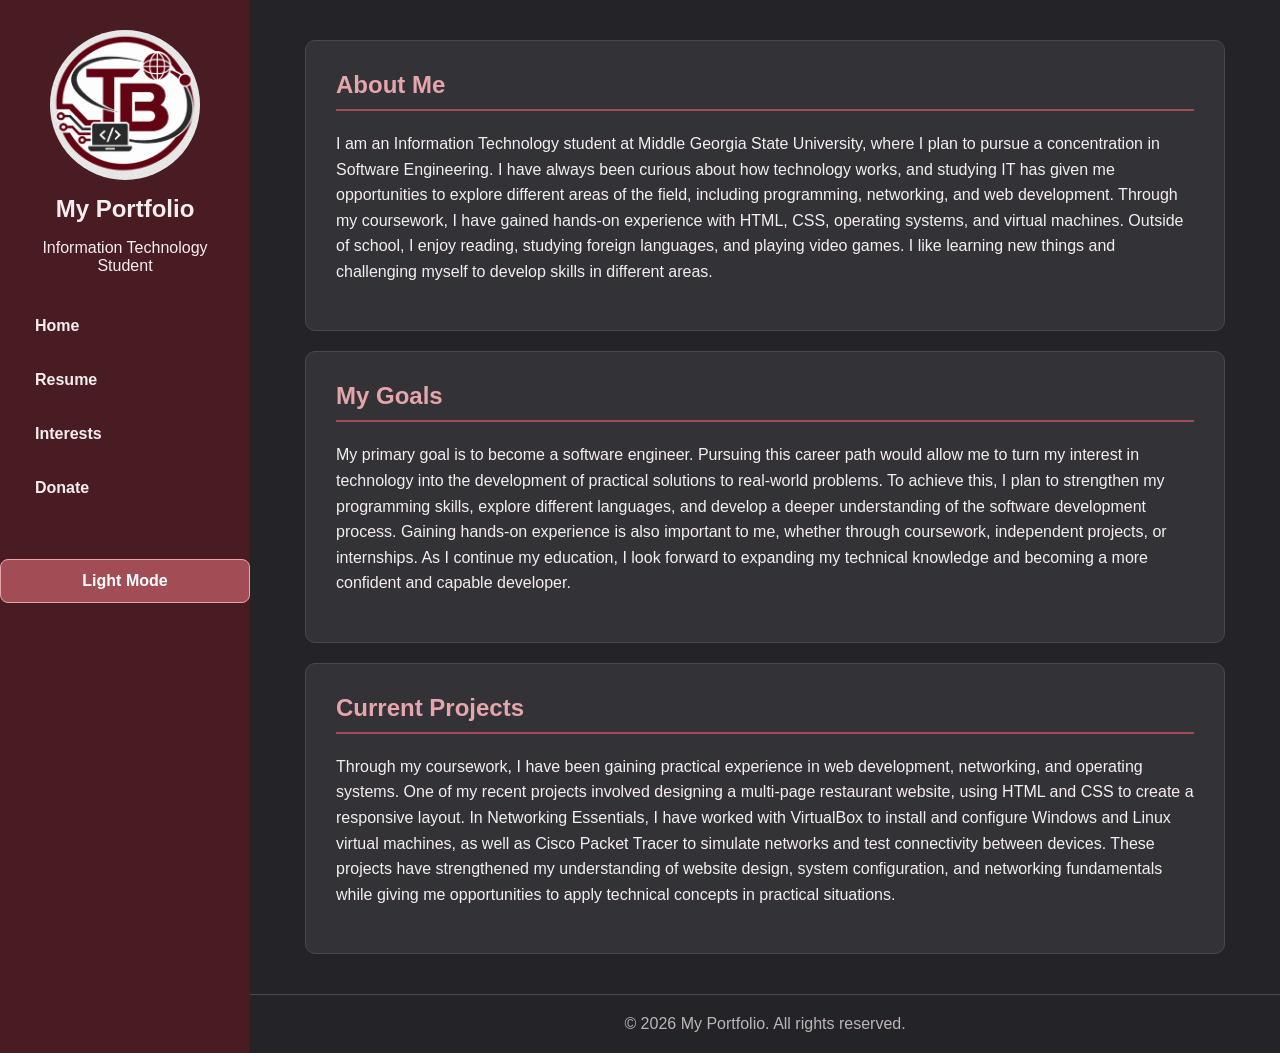
<file: index.html>
<!-- index.html -->
<!doctype html>
<html lang="en">
    <head>
        <meta charset="UTF-8">
        <meta name="viewport" content="width=device-width, initial-scale=1.0">
        <title>My Portfolio - Home</title>
        <link href="style.css" rel="stylesheet">
    </head>
    <body>
        <div class="page-layout">
            <aside class="sidebar">
            <header>
                <img src="img/red-tb-logo.png"
                    alt="TB portfolio logo featuring coding and networking symbols"
                    class="portfolio-logo">
                <h1>My Portfolio</h1>
                <p>Information Technology Student</p>
            </header>

                <nav>
                    <ul>
                        <li><a href="index.html">Home</a></li>
                        <li><a href="resume.htm">Resume</a></li>
                        <li><a href="interests.htm">Interests</a></li>
                        <li><a href="donate.htm">Donate</a></li>
                    </ul>
                </nav>
                <button type="button" id="theme-toggle">
                    Light Mode
                </button>
            </aside>
            <main>
                <section>
                    <h2>About Me</h2>
                    <p>
                        I am an Information Technology student at Middle Georgia State University, 
                        where I plan to pursue a concentration in Software Engineering. I have always 
                        been curious about how technology works, and studying IT has given me opportunities 
                        to explore different areas of the field, including programming, networking, and web 
                        development. Through my coursework, I have gained hands-on experience with HTML, CSS, 
                        operating systems, and virtual machines. Outside of school, I enjoy reading, studying 
                        foreign languages, and playing video games. I like learning new things and challenging 
                        myself to develop skills in different areas.
                    </p>
                </section>

                <section>
                    <h2>My Goals</h2>
                    <p>
                        My primary goal is to become a software engineer. Pursuing this career path would allow 
                        me to turn my interest in technology into the development of practical solutions to real-world 
                        problems. To achieve this, I plan to strengthen my programming skills, explore different languages, 
                        and develop a deeper understanding of the software development process. Gaining hands-on experience 
                        is also important to me, whether through coursework, independent projects, or internships. As I 
                        continue my education, I look forward to expanding my technical knowledge and becoming a more 
                        confident and capable developer.
                    </p>
                </section>

                <section>
                    <h2>Current Projects</h2>
                    <p>
                        Through my coursework, I have been gaining practical experience in web development, networking, and 
                        operating systems. One of my recent projects involved designing a multi-page restaurant website, using 
                        HTML and CSS to create a responsive layout. In Networking Essentials, I have worked with VirtualBox to 
                        install and configure Windows and Linux virtual machines, as well as Cisco Packet Tracer to simulate 
                        networks and test connectivity between devices. These projects have strengthened my understanding of 
                        website design, system configuration, and networking fundamentals while giving me opportunities to 
                        apply technical concepts in practical situations.
                    </p>
                </section>
            </main>
            <footer>
                <p>&copy; 2026 My Portfolio. All rights reserved.</p>
            </footer>
        </div>
        <script src="script.js" defer></script>
    </body>
</html>
</file>
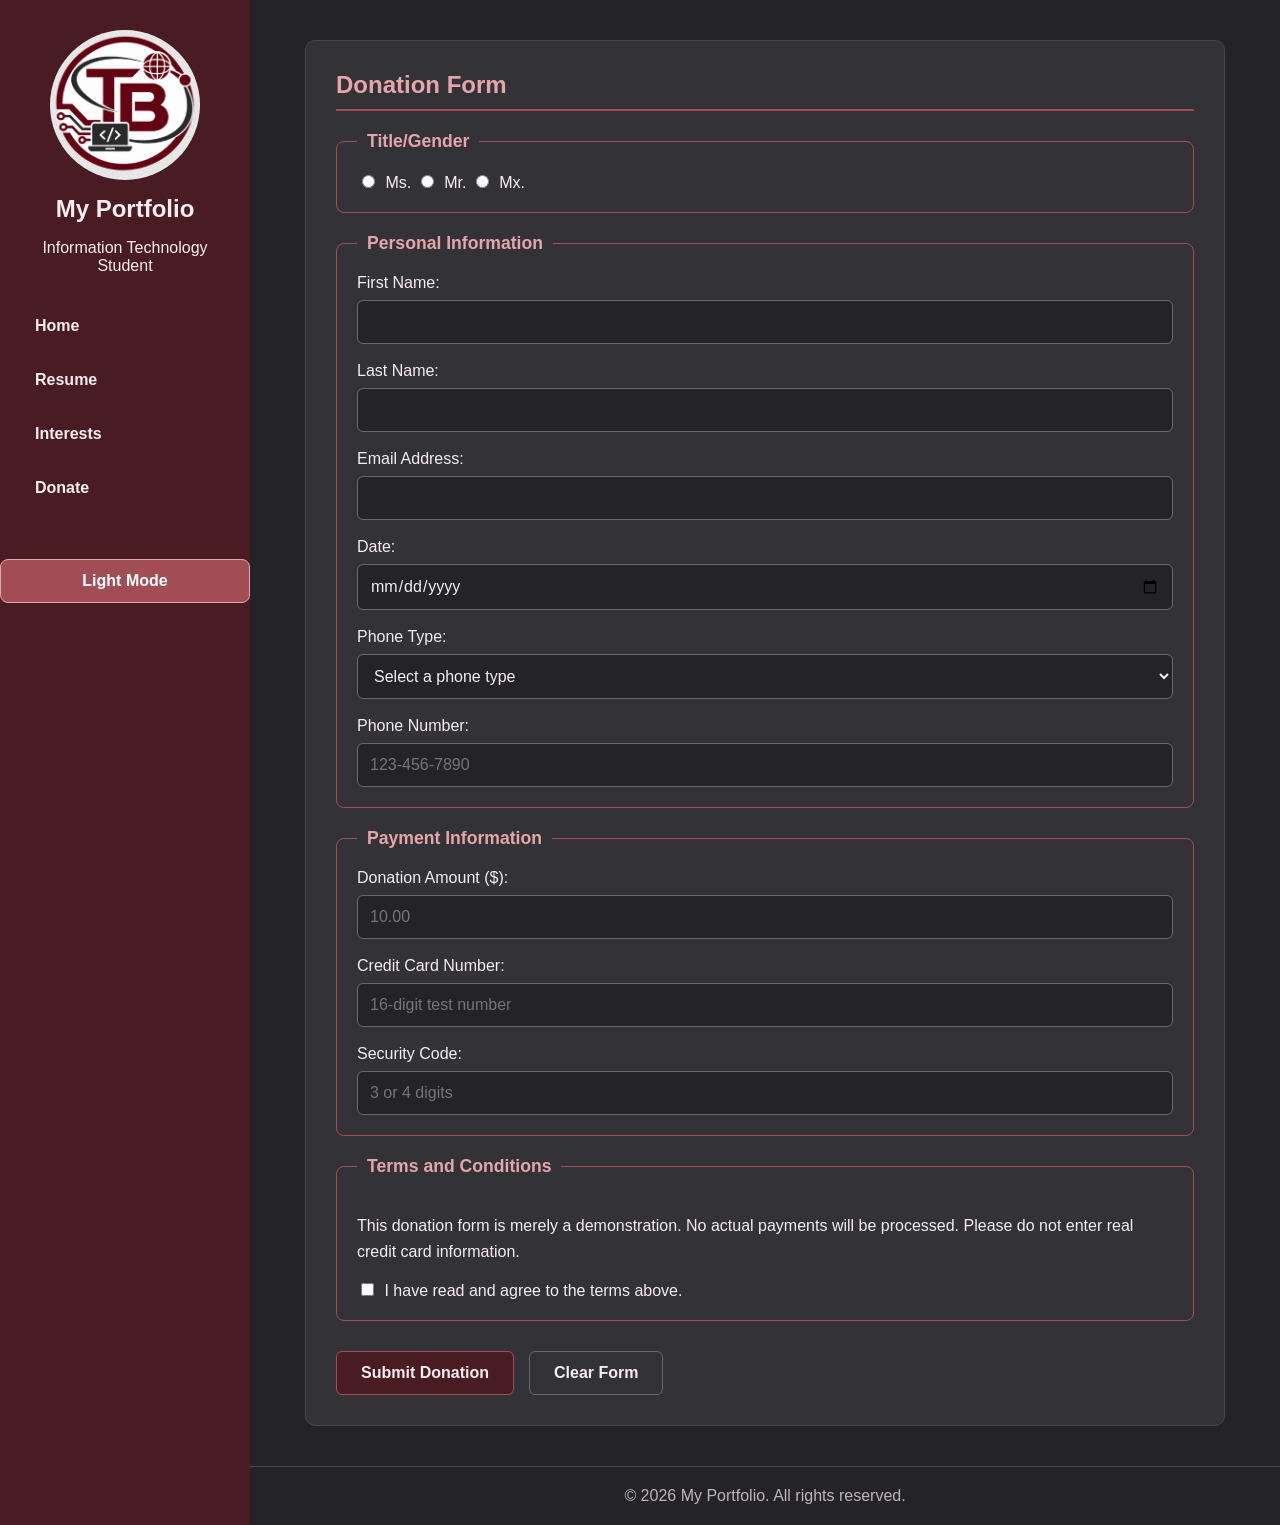
<file: donate.htm>
<!-- donate.htm -->
<!doctype html>
<html lang="en">
    <head>
        <meta charset="UTF-8">
        <meta name="viewport" content="width=device-width, initial-scale=1.0">
        <title>My Portfolio - Donate</title>
        <link href="style.css" rel="stylesheet">
    </head>
    <body>
        <div class="page-layout">
            <aside class="sidebar">
            <header>
                <img src="img/red-tb-logo.png"
                    alt="TB portfolio logo featuring coding and networking symbols"
                    class="portfolio-logo">
                <h1>My Portfolio</h1>
                <p>Information Technology Student</p>
            </header>

                <nav>
                    <ul>
                        <li><a href="index.html">Home</a></li>
                        <li><a href="resume.htm">Resume</a></li>
                        <li><a href="interests.htm">Interests</a></li>
                        <li><a href="donate.htm">Donate</a></li>
                    </ul>
                </nav>
                <button type="button" id="theme-toggle">
                    Light Mode
                </button>
            </aside>
            <main class="donate-content">
                <section>
                    <h2>Donation Form</h2>
                    <form id="donation-form" onsubmit="return false;">
                        <fieldset>
                            <legend>Title/Gender</legend>

                            <div class="form-group">
                                <input type="radio" id="ms" name="title" value="Ms" required>
                                <label for="mr">Ms.</label>

                                <input type="radio" id="mr" name="title" value="Mr">
                                <label for="mr">Mr.</label>

                                <input type="radio" id="mx" name="title" value="Mx.">
                                <label for="mx">Mx.</label>
                            </div>
                        </fieldset>

                        <fieldset>
                            <legend>Personal Information</legend>
                            <div class="form-group">
                                <label for="first-name">First Name:</label>
                                <input type="text" id="first-name" name="first-name" required maxlength="50">
                            </div>
                            <div class="form-group">
                                <label for="last-name">Last Name:</label>
                                <input type="text" id="last-name" name="last-name" required maxlength="50">
                            </div>
                            <div class="form-group">
                                <label for="email">Email Address:</label>
                                <input type="email" id="email" name="email" required maxlength="100">
                            </div>
                            <div class="form-group">
                                <label for="donation-date">Date:</label>
                                <input type="date" id="donation-date" name="donation-date" required>
                            </div>
                            <div class="form-group">
                                <label for="phone-type">Phone Type:</label>
                                <select id="phone-type" name="phone-type" required>
                                    <option value="">Select a phone type</option>
                                    <option value="mobile">Mobile</option>
                                    <option value="home">Home</option>
                                    <option value="work">Work</option>
                                </select>
                            </div>
                            <div class="form-group">
                                <label for="phone-number">Phone Number:</label>
                                <input type="tel" id="phone-number" name="phone-number"
                                    placeholder="123-456-7890"
                                    pattern="[0-9]{3}-[0-9]{3}-[0-9]{4}"
                                    title="Enter a phone number in the format 123-456-7890" required>
                            </div>
                        </fieldset>

                        <fieldset>
                            <legend>Payment Information</legend>
                            <div class="form-group">
                                <label for="donation-amount">Donation Amount ($):</label>
                                <input type="number" id="donation-amount" name="donation-amount"
                                    min="1" max="1000" step="0.01" placeholder="10.00" required>
                            </div>
                            <div class="form-group">
                                <label for="card-number">Credit Card Number:</label>
                                <input type="text" id="card-number" name="card-number"
                                    inputmode="numeric" pattern="[0-9]{16}" maxlength="16" placeholder="16-digit test number"
                                    autocomplete="off" required>
                            </div>
                            <div class="form-group">
                                <label for="security-code">Security Code:</label>
                                <input type="text" id="security-code" name="security-code"
                                    inputmode="numeric" pattern="[0-9]{3,4}" maxlength="4" placeholder="3 or 4 digits"
                                    autocomplete="off" required>
                            </div>
                        </fieldset>

                        <fieldset>
                            <legend>Terms and Conditions</legend>

                            <p>This donation form is merely a demonstration. No actual payments will be processed.
                                Please do not enter real credit card information.</p>

                            <div class="form-group">
                                <input type="checkbox" id="agree-terms"
                                    name="agree-terms" value="yes" required>
                                <label for="agree-terms">
                                    I have read and agree to the terms above.
                                </label>
                            </div>
                        </fieldset>

                        <div class="form-buttons">
                            <button type="submit">Submit Donation</button>
                            <button type="reset">Clear Form</button>
                        </div>
                    </form>
                </section>
            </main>
            <footer>
                <p>&copy; 2026 My Portfolio. All rights reserved.</p>
            </footer>
        </div>
        <script src="script.js" defer></script>
    </body>
</html>
</file>
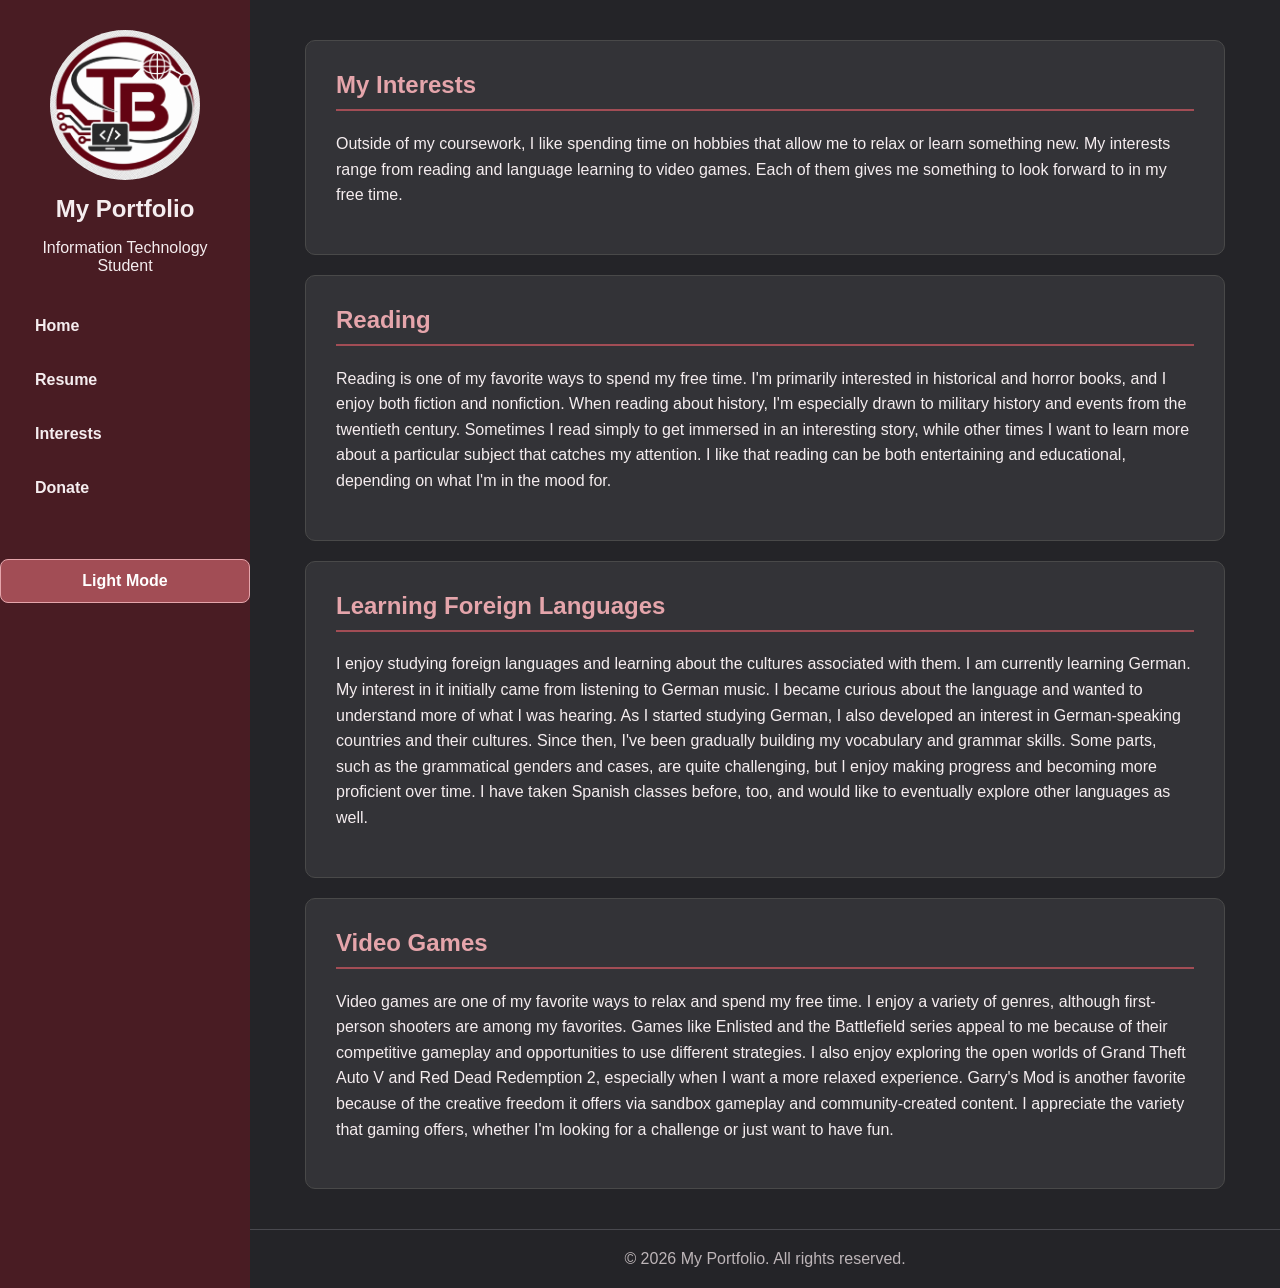
<file: interests.htm>
<!-- interests.htm -->
<!doctype html>
<html lang="en">
    <head>
        <meta charset="UTF-8">
        <meta name="viewport" content="width=device-width, initial-scale=1.0">
        <title>My Portfolio - Interests</title>
        <link href="style.css" rel="stylesheet">
    </head>
    <body>
        <div class="page-layout">
            <aside class="sidebar">
                <header>
                    <img src="img/red-tb-logo.png"
                        alt="TB portfolio logo featuring coding and networking symbols"
                        class="portfolio-logo">
                    <h1>My Portfolio</h1>
                    <p>Information Technology Student</p>
                </header>

                <nav>
                    <ul>
                    <li><a href="index.html">Home</a></li>
                        <li><a href="resume.htm">Resume</a></li>
                        <li><a href="interests.htm">Interests</a></li>
                        <li><a href="donate.htm">Donate</a></li>
                    </ul>
                </nav>
                <button type="button" id="theme-toggle">
                    Light Mode
                </button>
            </aside>

            <main class="interests-content">
                <section>
                    <h2>My Interests</h2>
                    <p>
                        Outside of my coursework, I like spending time on hobbies that allow me to relax
                        or learn something new. My interests range from reading and language learning to
                        video games. Each of them gives me something to look forward to in my free time.
                    </p>
                </section>

                <section>
                    <h2>Reading</h2>
                    <p>
                        Reading is one of my favorite ways to spend my free time. I'm primarily interested
                        in historical and horror books, and I enjoy both fiction and nonfiction. When reading
                        about history, I'm especially drawn to military history and events from the twentieth
                        century. Sometimes I read simply to get immersed in an interesting story, while other
                        times I want to learn more about a particular subject that catches my attention. I like
                        that reading can be both entertaining and educational, depending on what I'm in the mood for.
                    </p>
                </section>
                <section>
                    <h2>Learning Foreign Languages</h2>
                    <p>
                        I enjoy studying foreign languages and learning about the cultures associated with them.
                        I am currently learning German. My interest in it initially came from listening to German
                        music. I became curious about the language and wanted to understand more of what I was hearing.
                        As I started studying German, I also developed an interest in German-speaking countries and
                        their cultures. Since then, I've been gradually building my vocabulary and grammar skills. Some
                        parts, such as the grammatical genders and cases, are quite challenging, but I enjoy making progress
                        and becoming more proficient over time. I have taken Spanish classes before, too, and would like to
                        eventually explore other languages as well.
                    </p>
                </section>
                <section>
                    <h2>Video Games</h2>
                    <p>
                        Video games are one of my favorite ways to relax and spend my free time. I enjoy a variety of genres,
                        although first-person shooters are among my favorites. Games like Enlisted and the Battlefield series
                        appeal to me because of their competitive gameplay and opportunities to use different strategies. I also
                        enjoy exploring the open worlds of Grand Theft Auto V and Red Dead Redemption 2, especially when I want a
                        more relaxed experience. Garry's Mod is another favorite because of the creative freedom it offers via
                        sandbox gameplay and community-created content. I appreciate the variety that gaming offers, whether I'm
                        looking for a challenge or just want to have fun.
                    </p>
                </section>
            </main>

            <footer>
                <p>&copy; 2026 My Portfolio. All rights reserved.</p>
            </footer>
        </div>
        <script src="script.js" defer></script>
    </body>
</html>
</file>
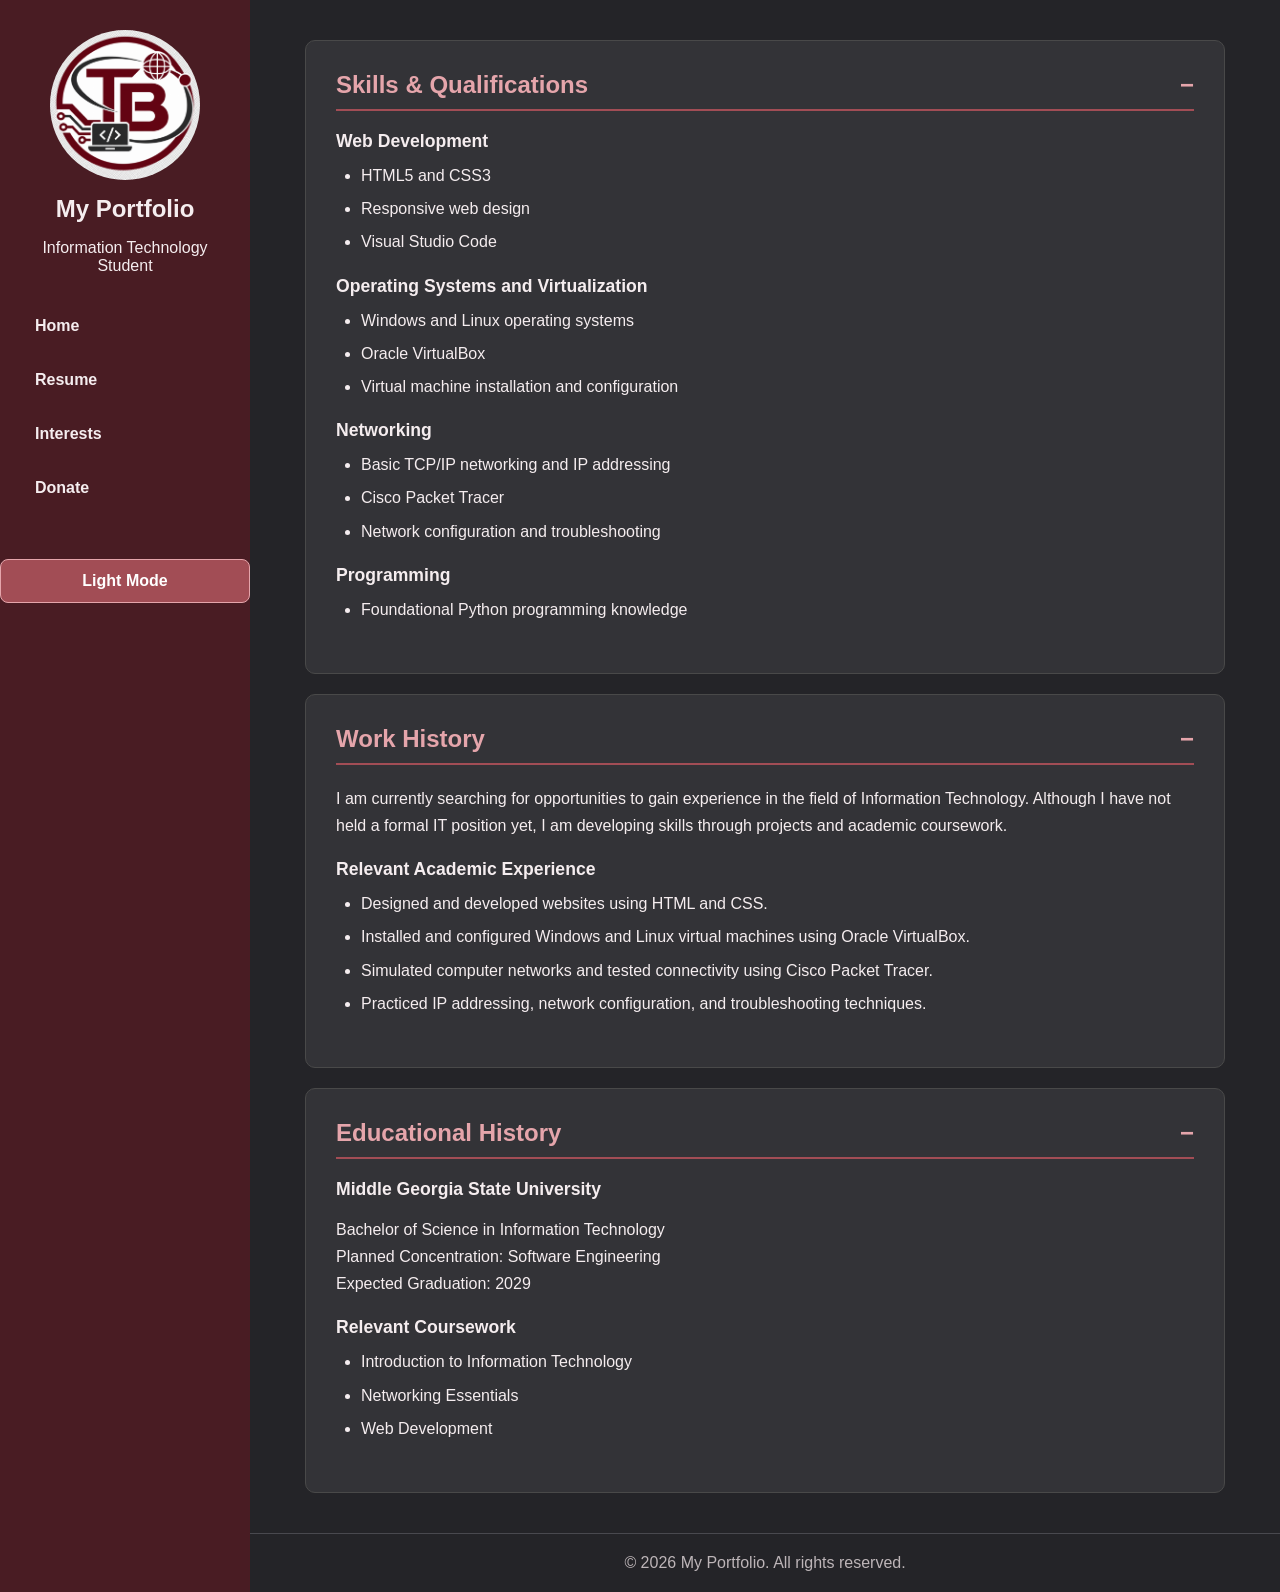
<file: resume.htm>
<!-- resume.htm -->
<!doctype html>
<html lang="en">

    <head>
        <meta charset="UTF-8">
        <meta name="viewport" content="width=device-width, initial-scale=1.0">
        <title>My Portfolio - Resume</title>
        <link href="style.css" rel="stylesheet">
    </head>

    <body>
        <div class="page-layout">
            <aside class="sidebar">
                <header>
                    <img src="img/red-tb-logo.png" alt="TB portfolio logo featuring coding and networking symbols"
                        class="portfolio-logo">
                    <h1>My Portfolio</h1>
                    <p>Information Technology Student</p>
                </header>

                <nav>
                    <ul>
                        <li><a href="index.html">Home</a></li>
                        <li><a href="resume.htm">Resume</a></li>
                        <li><a href="interests.htm">Interests</a></li>
                        <li><a href="donate.htm">Donate</a></li>
                    </ul>
                </nav>
                <button type="button" id="theme-toggle">
                    Light Mode
                </button>
            </aside>

            <main class="resume-content">
                <section id="skills-section">
                    <h2>
                        <button type="button" class="accordion-toggle"
                                aria-expanded="true"
                                aria-controls="skills-content">
                            Skills &amp; Qualifications
                        </button>
                    </h2>
                    <div id="skills-content" class="accordion-content">
                    <h3>Web Development</h3>
                    <ul>
                        <li>HTML5 and CSS3</li>
                        <li>Responsive web design</li>
                        <li>Visual Studio Code</li>
                    </ul>

                    <h3>Operating Systems and Virtualization</h3>
                    <ul>
                        <li>Windows and Linux operating systems</li>
                        <li>Oracle VirtualBox</li>
                        <li>Virtual machine installation and configuration</li>
                    </ul>

                    <h3>Networking</h3>
                    <ul>
                        <li>Basic TCP/IP networking and IP addressing</li>
                        <li>Cisco Packet Tracer</li>
                        <li>Network configuration and troubleshooting</li>
                    </ul>

                    <h3>Programming</h3>
                    <ul>
                        <li>Foundational Python programming knowledge</li>
                    </ul>
                    </div>
                </section>

                <section id="work-section">
                    <h2>
                        <button type="button" class="accordion-toggle"
                                aria-expanded="true"
                                aria-controls="work-content">
                            Work History
                        </button>
                    </h2>
                    <div id="work-content" class="accordion-content">
                    <p>
                        I am currently searching for opportunities to gain
                        experience in the field of Information Technology. Although
                        I have not held a formal IT position yet, I am developing skills
                        through projects and academic coursework.
                    </p>

                    <h3>Relevant Academic Experience</h3>
                    <ul>
                        <li>Designed and developed websites using HTML and CSS.</li>
                        <li>Installed and configured Windows and Linux virtual machines using Oracle VirtualBox.</li>
                        <li>Simulated computer networks and tested connectivity using Cisco Packet Tracer.</li>
                        <li>Practiced IP addressing, network configuration, and troubleshooting techniques.</li>
                    </ul>
                    </div>
                </section>

                <section id="education-section">
                    <h2>
                        <button type="button" class="accordion-toggle"
                                aria-expanded="true"
                                aria-controls="education-content">
                            Educational History
                        </button>
                    </h2>
                    <div id="education-content" class="accordion-content">
                    <h3>Middle Georgia State University</h3>
                        <p>
                            Bachelor of Science in Information Technology<br>
                            Planned Concentration: Software Engineering<br>
                            Expected Graduation: 2029
                        <p>
                    <h3>Relevant Coursework</h3>
                        <ul>
                            <li>Introduction to Information Technology</li>
                            <li>Networking Essentials</li>
                            <li>Web Development</li>
                        </ul>
                    </div>
                </section>
            </main>
            <footer>
                <p>&copy; 2026 My Portfolio. All rights reserved.</p>
            </footer>
        </div>
        <script src="script.js" defer></script>
    </body>
</html>
</file>
<file: style.css>
body {
    font-family: Arial, sans-serif;
    background-color: #242428;
    color: #F5EDEF;
    margin: 0;
    padding: 0;
}

header {
    background-color: #491C23;
    color: #F5EDEF;
    text-align: center;
    padding: 30px 20px 15px;
}

.page-layout {
    display: grid;
    grid-template-columns: 250px minmax(0, 1fr);
    grid-template-rows: 1fr auto;
    min-height: 100vh;
}

.sidebar {
    grid-column: 1;
    grid-row: 1 / 3;
    background-color: #491C23;
}

.page-layout > main{
    grid-column: 2;
    grid-row: 1;
    min-width: 0;
}

.portfolio-logo {
    display: block;
    width: 150px;
    max-width: 100%;
    height: auto;
    margin: 0 auto 15px;
    border-radius: 50%;
}

header h1 {
    margin: 0;
}

header p {
    margin-bottom: 0;
}

nav {
    background-color: #491C23;
    padding: 15px 20px 30px;
}

nav ul {
    list-style-type: none;
    margin: 0;
    padding: 0;
    display: flex;
    flex-direction: column;
    gap: 12px;
}

nav a {
    display: block;
    color: #F5EDEF;
    text-decoration: none;
    font-weight: bold;
    padding: 12px 15px;
    border-radius: 6px;
    transition: background-color 0.2s ease;
}

nav a:hover {
    background-color: #A24D55;
    color: #FFFFFF;
}

main {
    display: flex;
    flex-direction: column;
    gap: 20px;
    width: 100%;
    max-width: 1000px;
    box-sizing: border-box;
    margin: 0 auto;
    padding: 40px;
}

main section {
    flex: none;
    width: 100%;
    box-sizing: border-box;
    background-color: #333337;
    padding: 30px;
    border: 1px solid #494949;
    border-radius: 10px;
}

main h2 {
    color: #E5A5AB;
    border-bottom: 2px solid #A24D55;
    padding-bottom: 10px;
    margin-top:0;
}

main p {
    line-height: 1.6;
}

footer {
    background-color: #242428;
    color: #BDB5B8;
    text-align: center;
    padding: 20px;
    border-top: 1px solid #49494F;
}

footer p {
    margin: 0;
}

/* Resume page styling */

.resume-content h3 {
    color: #F5EDEF;
    font-size: 1.1rem;
    margin-top: 20px;
    margin-bottom: 10px;
}

.resume-content ul {
    padding-left: 25px;
    margin-top: 10px;
    margin-bottom: 20px;
}

.resume-content li {
    line-height: 1.7;
    margin-bottom: 6px;
}

.resume-content p {
    line-height: 1.7;
}

/* Donation Form */

.donate-content form {
    display: flex;
    flex-direction: column;
    gap: 20px;
}

.donate-content fieldset {
    background-color: #333337;
    border: 1px solid #A24D55;
    border-radius: 8px;
    padding: 20px;
    margin: 0;
    min-width: 0;
}

.donate-content legend {
    color: #E5A5AB;
    font-size: 1.1rem;
    font-weight: bold;
    padding: 0 10px;
}

.donate-content .form-group {
    margin-bottom: 18px;
}

.donate-content .form-group:last-child {
    margin-bottom: 0;
}

.donate-content label {
    color: #F5EDEF;
}

.donate-content input:not([type="radio"]):not([type="checkbox"]),
.donate-content select {
    display: block;
    box-sizing: border-box;
    width: 100%;
    padding: 12px;
    margin-top: 8px;
    background-color: #242428;
    color: #F5EDEF;
    border: 1px solid #69696F;
    border-radius: 6px;
    font-family: inherit;
    font-size: 1rem;
}

.donate-content input:focus,
.donate-content select:focus {
    outline: 2px solid #E5A5AB;
    outline-offset: 2px;
}

.donate-content input[type="radio"],
.donate-content input[type="checkbox"] {
    accent-color: #A24D55;
    margin-right: 6px;
}

/* Donation Form Buttons - Layout */

.form-buttons {
    display: flex;
    flex-wrap: wrap;
    gap: 15px;
    margin-top: 10px;
}

/* Submit Donation Button */

.form-buttons button[type="submit"] {
    background-color: #491C23;
    color: #F5EDEF;
    border: 1px solid #A24D55;
    border-radius: 6px;
    padding: 12px 24px;
    font-family: inherit;
    font-size: 1rem;
    font-weight: bold;
    cursor: pointer;
    transition: background-color 0.2s ease;
}

/* Submit Donation - Hover */

.form-buttons button[type="submit"]:hover {
    background-color: #A24D55;
}

/* Clear Form Button */

.form-buttons button[type="reset"] {
    background-color: #333337;
    color: #F5EDEF;
    border: 1px solid #69696F;
    border-radius: 6px;
    padding: 12px 24px;
    font-family: inherit;
    font-size: 1rem;
    font-weight: bold;
    cursor: pointer;
    transition: background-color 0.2s ease;
}

/* Clear Form - Hover */

.form-buttons button[type="reset"]:hover {
    background-color: #69696F;
    border-color: #E5A5AB;
}

/* Keyboard Focus - Both Buttons */

.form-buttons button:focus-visible {
    outline: 2px solid #E5A5AB;
    outline-offset: 3px;
}

/*Resume Accordion */
.resume-content .accordion-toggle {
    display: flex;
    justify-content: space-between;
    align-items: center;
    width: 100%;
    padding: 0;
    background: transparent;
    border: none;
    color: #E5A5AB;
    font-family: inherit;
    font-size: inherit;
    font-weight: bold;
    text-align: left;
    cursor: pointer;
}

/* Accordion Arrow */

.resume-content .accordion-toggle::after {
    content: "−";
    font-size: 1.5rem;
    margin-left: 15px;
    color: #E5A5AB;
}

/* Collapsed Accordion Arrow */

.resume-content .accordion-toggle[aria-expanded="false"]::after {
    content: "+";
}

/* Accordion Hover */

.resume-content .accordion-toggle:hover {
    color: #FFFFFF;
}

/* Keyboard Focus */

.resume-content .accordion-toggle:focus-visible {
    outline: 2px solid #E5A5AB;
    outline-offset: 5px;
}

/* Hide Collapsed Content */

.resume-content .accordion-content[hidden] {
    display: none;
}

/* Consistent Accordion Box Width */

.resume-content section {
    width: 100%;
    box-sizing: border-box;
}

.resume-content .accordion-toggle {
    width: 100%;
}

/* Light Theme */

body.light-theme {
    background-color:#F5F0ED;
    color:#29272A;
}

body.light-theme .sidebar {
    background-color:#7B3843;
}

body.light-theme main section {
    background-color:#FFFFFF;
    border-color:#D8C9C9;
    color:#29272A;
}

body.light-theme .resume-content .accordion-toggle {
    color:#7B3843;
}

body.light-theme .resume-content .accordion-toggle::after {
    color:#7B3843;
}

body.light-theme .resume-content .accordion-toggle:hover {
    color:#A24D55;
}

/* Light Theme Subheadings */

body.light-theme main section h3 {
    color: #7B3843;
}

body.light-theme main section h2 {
    color:#7B3843;
}

/* Light Theme Donation Form */

/* Fieldset backgrounds and borders */
body.light-theme fieldset {
    background-color: #FFFFFF;
    border: 1px solid #B8A5A8;
}

/* Fieldset legends */
body.light-theme legend {
    color: #7B3843;
}

/* Input fields and dropdown menus */
body.light-theme input,
body.light-theme select,
body.light-theme textarea {
    background-color: #FFFFFF;
    color: #29272A;
    border: 1px solid #A89A9D;
}

/* Form labels */
body.light-theme label {
    color: #29272A;
}

/* Input focus */
body.light-theme input:focus,
body.light-theme select:focus,
body.light-theme textarea:focus {
    border-color: #7B3843;
}

/* Light Theme Donation Inputs */

body.light-theme .donate-content input:not([type="radio"]):not([type="checkbox"]),
body.light-theme .donate-content select {
    background-color: #FFFFFF;
    color: #29272A;
    border-color: #A89A9D;
}

/* Light Theme Donation Buttons */

body.light-theme .donate-content button,
body.light-theme .donate-content input[type="submit"],
body.light-theme .donate-content input[type="reset"] {
    background-color: #7B3843;
    color: #FFFFFF;
    border: 2px solid #491C23;
}

/* Button Hover */

body.light-theme .donate-content button:hover,
body.light-theme .donate-content input[type="submit"]:hover,
body.light-theme .donate-content input[type="reset"]:hover {
    background-color: #A24D55;
}

/* Light Theme Clear Form Button */

body.light-theme .donate-content button[type="reset"],
body.light-theme .donate-content input[type="reset"] {
    background-color: #E5E1E2;
    color: #29272A;
    border: 2px solid #A89A9D;
}

/* Clear Form Hover */

body.light-theme .donate-content button[type="reset"]:hover,
body.light-theme .donate-content input[type="reset"]:hover {
    background-color: #D1CBCD;
}

/* Theme Toggle Button */

#theme-toggle {
    display: block;
    width: 100%;
    margin-top: 20px;
    padding: 12px 16px;
    background-color: #A24D55;
    color: #FFFFFF;
    border: 1px solid #E5A5AB;
    border-radius: 8px;
    font-family: inherit;
    font-size: 1rem;
    font-weight: bold;
    cursor: pointer;
    transition: background-color 0.2s ease;
}

#theme-toggle:hover {
    background-color: #803941;
}

#theme-toggle:focus-visible {
    outline: 2px solid #FFFFFF;
    outline-offset: 3px;
}


@media screen and (max-width: 768px) {
    .page-layout {
        grid-template-columns: 1fr;
        grid-template-rows: auto 1fr auto;
    }

    .sidebar {
        grid-column: 1;
        grid-row: 1;
    }

    .page-layout > main {
        grid-column: 1;
        grid-row: 2;
    }

    .page-layout > footer {
        grid-column: 1;
        grid-row: 3;
    }

    nav ul {
        flex-direction: row;
        flex-wrap: wrap;
        justify-content: center;
        gap: 10px;
    }

    header {
        padding: 20px;
    }

    main {
        padding: 20px;
    }

    main section {
        padding: 20px;
    }
}
</file>
